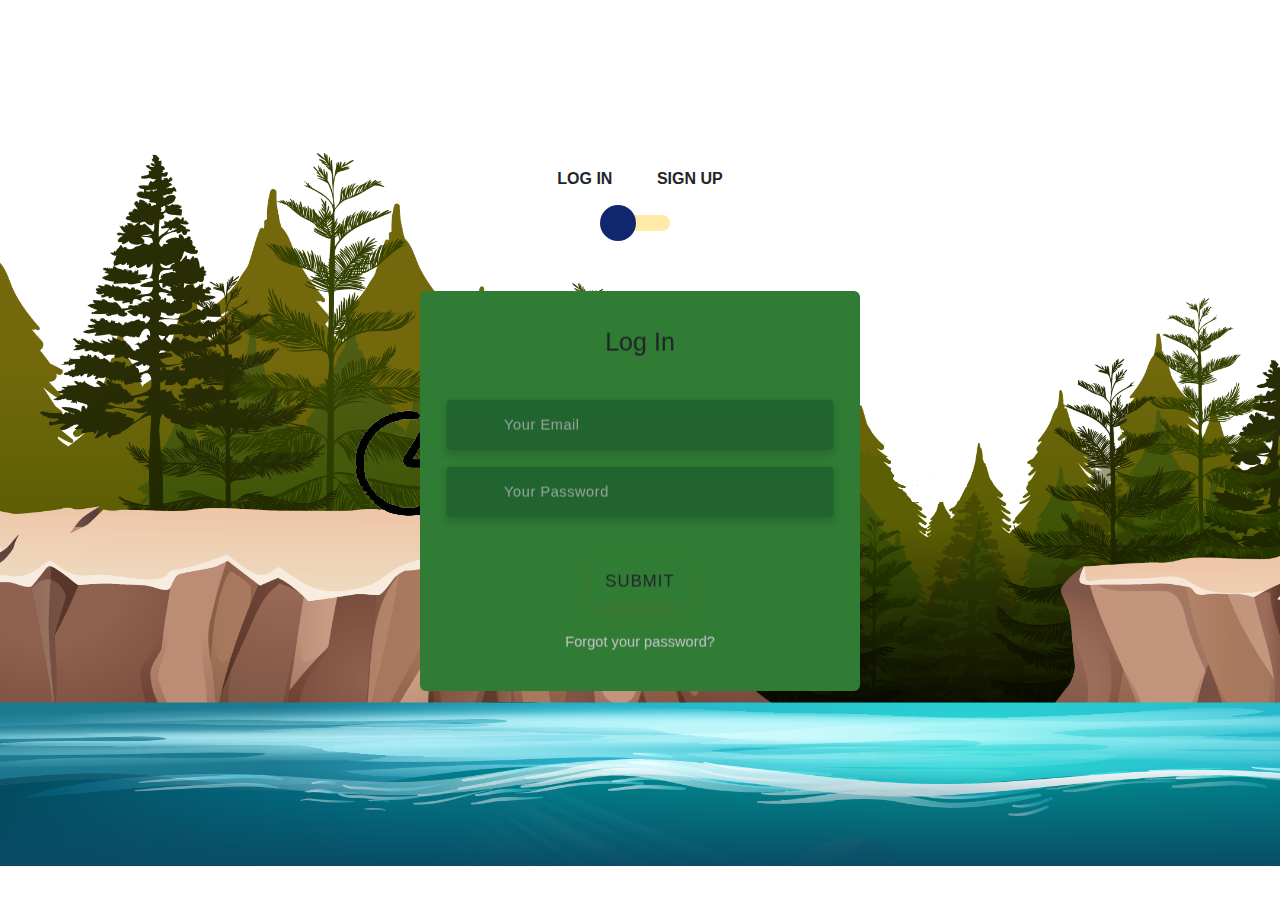
<file: php/login.html>
<!DOCTYPE html>
<html lang="fr">

  <head>
    <link rel="icon" href="https://darkmagneto.github.io/RUN/img/bgv192svg.svg" type="image/svg" sizes="192x192">

    <meta http-equiv="Content-Type" content="text/html;charset=UTF-8">
    <meta name="viewport" content="width=device-width, initial-scale=1.0">
    <meta charset="UTF-8">
    <meta name="description" content="Simple Progressive Web App  By Bos Naufal Built With Vue Js">
    <meta name="black">
    <title>ffv demo</title>
  <!-- MANIFEST -->
    <link rel="manifest" href="https://darkmagneto.github.io/RUN/manifest.json">
  <!-- ADD TO HOMESCREEN SAFARI ON IOS -->
    <meta name="apple-mobile-web-app-capable" content="yes">
    <meta name="apple-mobile-web-app-status-bar-style" content="black">
    <meta name="apple-mobile-web-app-title" content="Simple PWA">
    <link rel="apple-touch-icon" href="https://darkmagneto.github.io/RUN/img/bgv192svg.svg.png">
  <!-- ADD TO HOMESCREEN WINDOWS -->
    <meta name="msapplicatoin-TileImage" content="https://darkmagneto.github.io/RUN/img/bgv192svg.svg.png">
    <meta name="msapplicatoin-TileColor" content="#3d5165">
  <!-- CSS --> 
    <link href="https://darkmagneto.github.io/RUN/style.css" rel="stylesheet">
  <!-- Boostrap --> 
    <link rel="stylesheet" href="https://cdnjs.cloudflare.com/ajax/libs/twitter-bootstrap/4.5.0/css/bootstrap.min.css">
    <link rel="stylesheet" href="https://unicons.iconscout.com/release/v2.1.9/css/unicons.css">
  <!-- JS -->
    <script src="https://darkmagneto.github.io/RUN/index.js" defer></script>  
    

</head>  
<body >

   <!-- Activation et lancement du service worker
   <script>
    if ('serviceWorker' in navigator) {
      navigator.serviceWorker.register('service-worker.js').then(function (registration) {
        // Registration Success
        console.log('[serviceWorker]: registration successful with scope: ', registration.scope);
      }).catch(function (err) {
        // Registration failed :(
        console.log('[serviceWorker] registration failed', err);
      });
    }
  </script> -->
     <!-- Debut de la page d'aceuille inscription ou connection -->
  <div class="section" style="background:url(https://darkmagneto.github.io/RUN/img/bg.png)" >

    <div class="container">

      <div class="row full-height justify-content-center">

        <div class="col-12 text-center align-self-center py-5">

          <div class="section pb-5 pt-5 pt-sm-2 text-center">

            <h6 class="mb-0 pb-3"><span>Log In </span><span>Sign Up</span></h6>

                  <input class="checkbox" type="checkbox" id="reg-log" name="reg-log">
                  <label for="reg-log"></label>

            <div class="card-3d-wrap mx-auto">

              <div class="card-3d-wrapper">

                <div class="card-front">

                  <div class="center-wrap">

                    <form enctype="multipart/form-data" action="https://darkmagneto.github.io/RUN/php/form_valid.php" method="post">
                    <div class="section text-center">

                      <h4 class="mb-4 pb-3">Log In</h4>
                      <div class="form-group">
                        <input type="email" name="logemail" class="form-style" placeholder="Your Email" id="logemail" autocomplete="off" >
                        <i class="input-icon uil uil-at"></i>
                      </div>	
                      <div class="form-group mt-2">
                        <input type="password" name="logpass" class="form-style" placeholder="Your Password" id="logpass" autocomplete="off">
                        <i class="input-icon uil uil-lock-alt"></i>
                      </div>
                      <input type="submit" class="btn mt-4" name="submit" value="submit" />
                      <p class="mb-0 mt-4 text-center"><a href="#0" class="link">Forgot your password?</a></p>
                        
                    </div>
                    </form>
                                </div>
                   
                              </div>

                <div class="card-back">

                  <div class="center-wrap">
                    <form enctype="multipart/form-data" action="https://darkmagneto.github.io/RUN/php/form_iscrip.php" method="post">
                    <div class="section text-center">

                      <h4 class="mb-4 pb-3">Sign Up</h4>
                      <div class="form-group">
                        <input type="text" name="logname" class="form-style" placeholder="Your Full Name" id="logname" autocomplete="off">
                        <i class="input-icon uil uil-user"></i>
                      </div>	
                      <div class="form-group mt-2">
                        <input type="email" name="logemail" class="form-style" placeholder="Your Email" id="logemail" autocomplete="off">
                        <i class="input-icon uil uil-at"></i>
                      </div>	
                      <div class="form-group mt-2">
                        <input type="password" name="logpass" class="form-style" placeholder="Your Password" id="logpass" autocomplete="off">
                        <i class="input-icon uil uil-lock-alt"></i>
                      </div>
                      <input type="submit" class="btn mt-4" name="submit" value="Sign Up" />
                      
                        </div>
                      </form>
                      </div>
                  
                    </div>
                  </div>
                </div>
              </div>
            </div>
          </div>
      </div>
  </div>
 
  </body>
</html>
</file>
